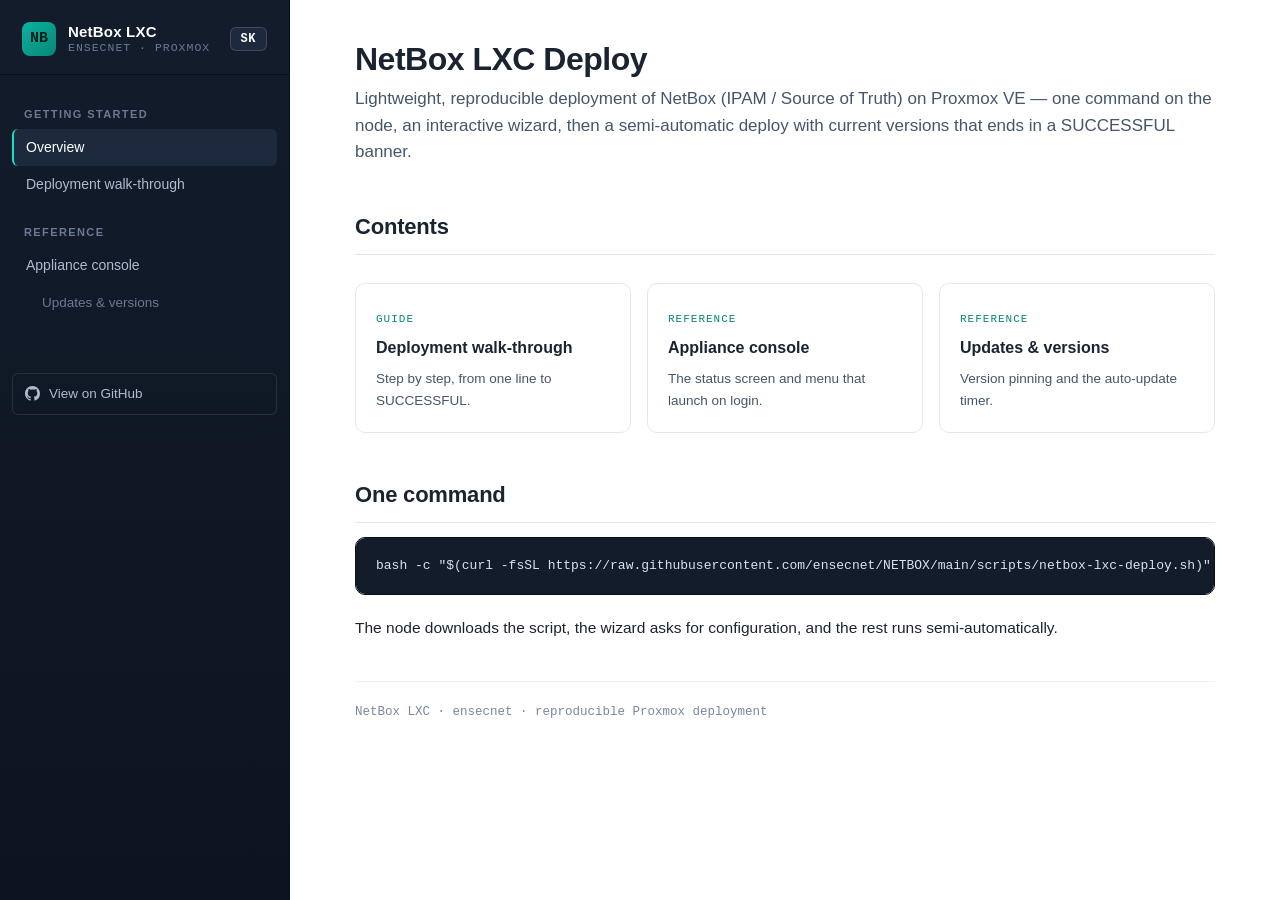
<file: docs/index.html>
<!DOCTYPE html>
<html lang="en">
<head>
<meta charset="UTF-8">
<meta name="viewport" content="width=device-width, initial-scale=1.0">
<title>NetBox LXC — Docs</title>
<link rel="stylesheet" href="assets/style.css">
</head>
<body data-root="" data-page="index.html">
<button class="menu-toggle" aria-label="Menu">☰</button>
<div class="layout">
  <aside class="sidebar">
    <div class="brand">
      <div class="brand-mark">NB</div>
      <div class="brand-text"><div class="name">NetBox LXC</div><div class="sub">ensecnet · Proxmox</div></div>
    </div>
    <nav class="nav"></nav>
  </aside>
  <div class="content-wrap"><main class="content">

    <h1>NetBox LXC Deploy</h1>
    <p class="lead" data-i18n="idx.lead"></p>

    <h2 data-i18n="idx.toc"></h2>
    <div class="cards">
      <a class="card" href="pages/deploy.html">
        <span class="tag" data-i18n="idx.card.deploy.tag"></span>
        <h3 data-i18n="idx.card.deploy.t"></h3>
        <p data-i18n="idx.card.deploy.d"></p>
      </a>
      <a class="card" href="pages/console.html">
        <span class="tag" data-i18n="idx.card.console.tag"></span>
        <h3 data-i18n="idx.card.console.t"></h3>
        <p data-i18n="idx.card.console.d"></p>
      </a>
      <a class="card" href="pages/updates.html">
        <span class="tag" data-i18n="idx.card.updates.tag"></span>
        <h3 data-i18n="idx.card.updates.t"></h3>
        <p data-i18n="idx.card.updates.d"></p>
      </a>
    </div>

    <h2 data-i18n="idx.oneline"></h2>
    <pre><code>bash -c "$(curl -fsSL https://raw.githubusercontent.com/ensecnet/NETBOX/main/scripts/netbox-lxc-deploy.sh)"</code></pre>
    <p data-i18n="idx.oneline.body"></p>

    <div class="doc-footer" data-i18n="footer"></div>
  </main></div>
</div>
<script src="assets/nav.js"></script>
</body>
</html>
</file>
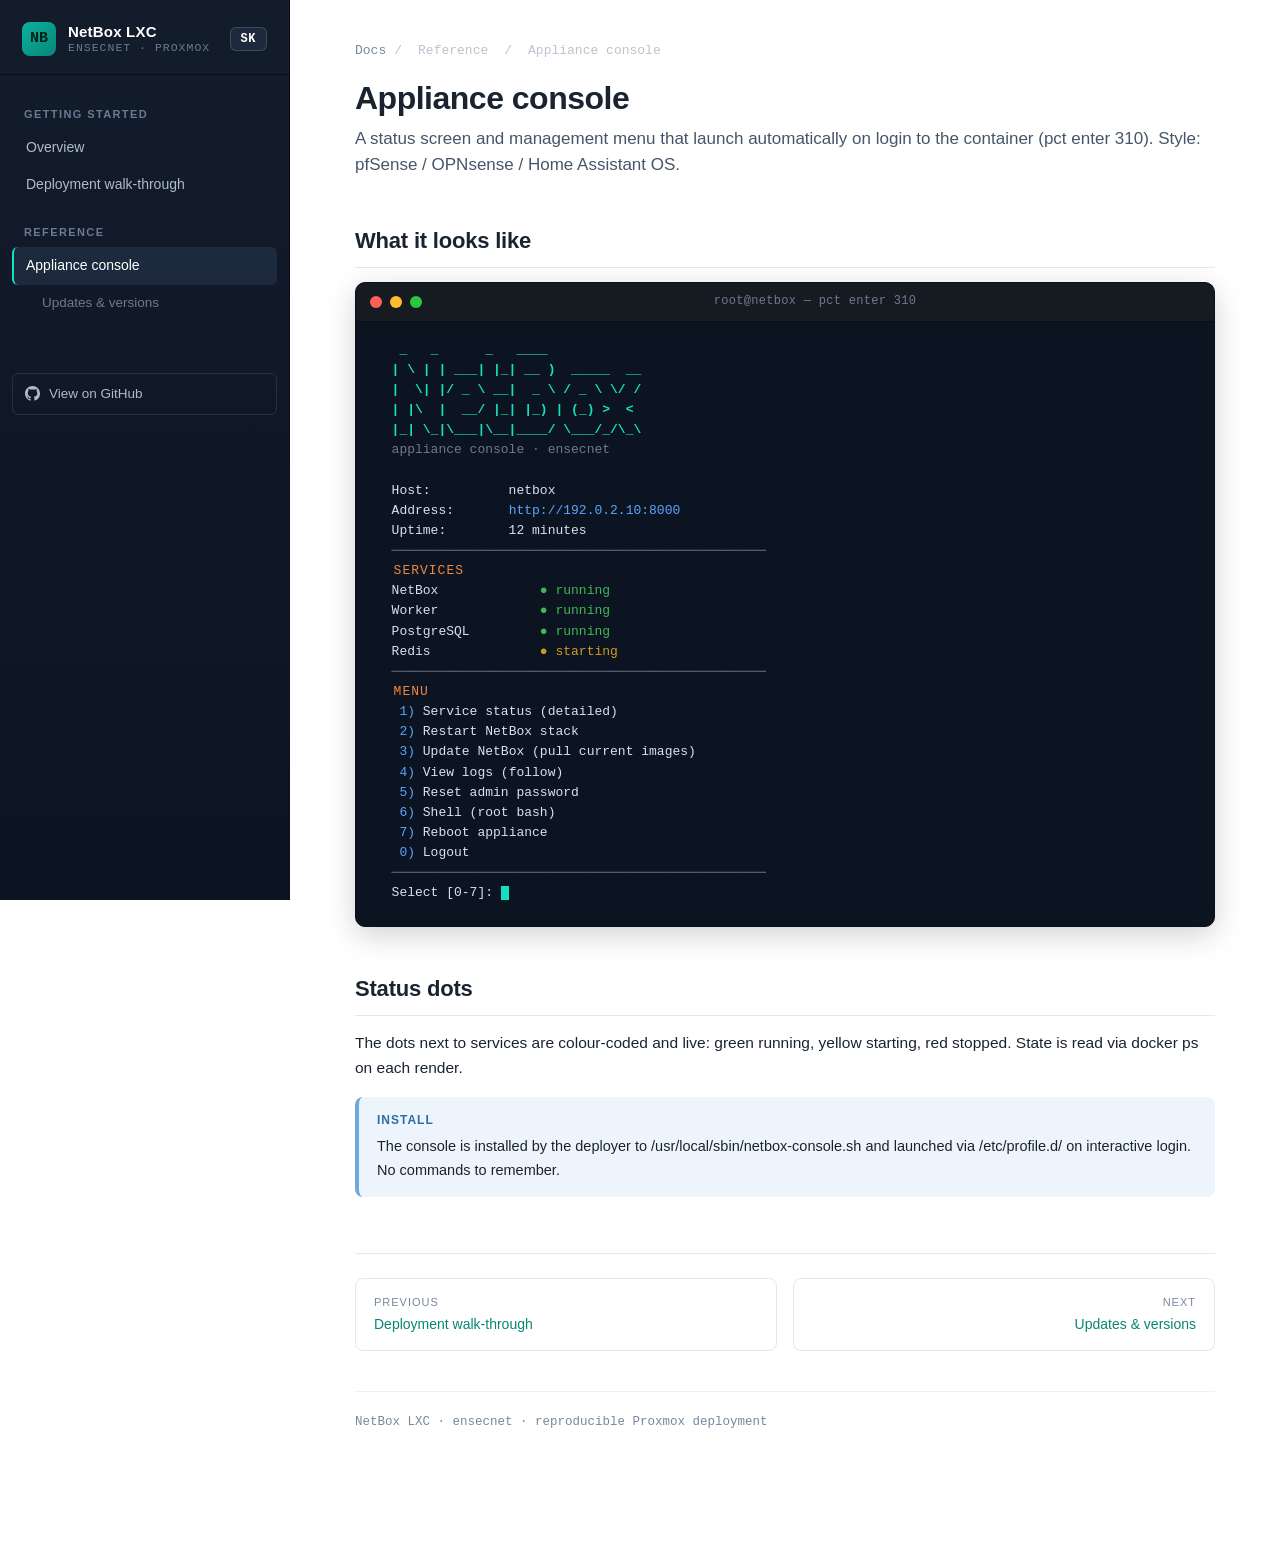
<file: docs/pages/console.html>
<!DOCTYPE html>
<html lang="en">
<head>
<meta charset="UTF-8">
<meta name="viewport" content="width=device-width, initial-scale=1.0">
<title>Console — NetBox LXC Docs</title>
<link rel="stylesheet" href="../assets/style.css">
</head>
<body data-root="../" data-page="pages/console.html">
<button class="menu-toggle" aria-label="Menu">☰</button>
<div class="layout">
  <aside class="sidebar">
    <div class="brand">
      <div class="brand-mark">NB</div>
      <div class="brand-text"><div class="name">NetBox LXC</div><div class="sub">ensecnet · Proxmox</div></div>
    </div>
    <nav class="nav"></nav>
  </aside>
  <div class="content-wrap"><main class="content">
    <div class="breadcrumb"><a href="../index.html">Docs</a><span>/</span><span data-i18n="nav.group.ref"></span><span>/</span><span data-i18n="con.crumb"></span></div>
    <h1 data-i18n="con.title"></h1>
    <p class="lead" data-i18n="con.lead"></p>

    <h2 data-i18n="con.how"></h2>
    <div class="term-preview">
      <div class="term-bar">
        <span class="term-dot d-red"></span><span class="term-dot d-yellow"></span><span class="term-dot d-green"></span>
        <span class="term-bar-title">root@netbox — pct enter 310</span>
      </div>
      <div class="term-body"><span class="t-logo">   _   _      _   ____
  | \ | | ___| |_| __ )  _____  __
  |  \| |/ _ \ __|  _ \ / _ \ \/ /
  | |\  |  __/ |_| |_) | (_) >  <
  |_| \_|\___|\__|____/ \___/_/\_\</span>
<span class="t-dim">  appliance console · ensecnet</span>

  Host:          netbox
  Address:       <span class="t-link">http://192.0.2.10:8000</span>
  Uptime:        12 minutes
<span class="t-dim">  ────────────────────────────────────────────────</span>
<span class="t-head">  SERVICES</span>
  NetBox             <span class="t-ok">● running</span>
  Worker             <span class="t-ok">● running</span>
  PostgreSQL         <span class="t-ok">● running</span>
  Redis              <span class="t-warn">● starting</span>
<span class="t-dim">  ────────────────────────────────────────────────</span>
<span class="t-head">  MENU</span>
   <span class="t-num">1)</span> Service status (detailed)
   <span class="t-num">2)</span> Restart NetBox stack
   <span class="t-num">3)</span> Update NetBox (pull current images)
   <span class="t-num">4)</span> View logs (follow)
   <span class="t-num">5)</span> Reset admin password
   <span class="t-num">6)</span> Shell (root bash)
   <span class="t-num">7)</span> Reboot appliance
   <span class="t-num">0)</span> Logout
<span class="t-dim">  ────────────────────────────────────────────────</span>
  Select [0-7]: <span class="t-cursor"></span></div>
    </div>

    <h2 data-i18n="con.dots"></h2>
    <p data-i18n="con.dots.body"></p>
    <div class="note"><span class="label" data-i18n="con.install.label"></span><p data-i18n="con.install.body"></p></div>

    <div class="pager">
      <a href="deploy.html"><span class="dir" data-i18n="pager.prev"></span><span data-i18n="nav.deploy"></span></a>
      <a class="next" href="updates.html"><span class="dir" data-i18n="pager.next"></span><span data-i18n="nav.updates"></span></a>
    </div>
    <div class="doc-footer" data-i18n="footer"></div>
  </main></div>
</div>
<script src="../assets/nav.js"></script>
</body>
</html>
</file>
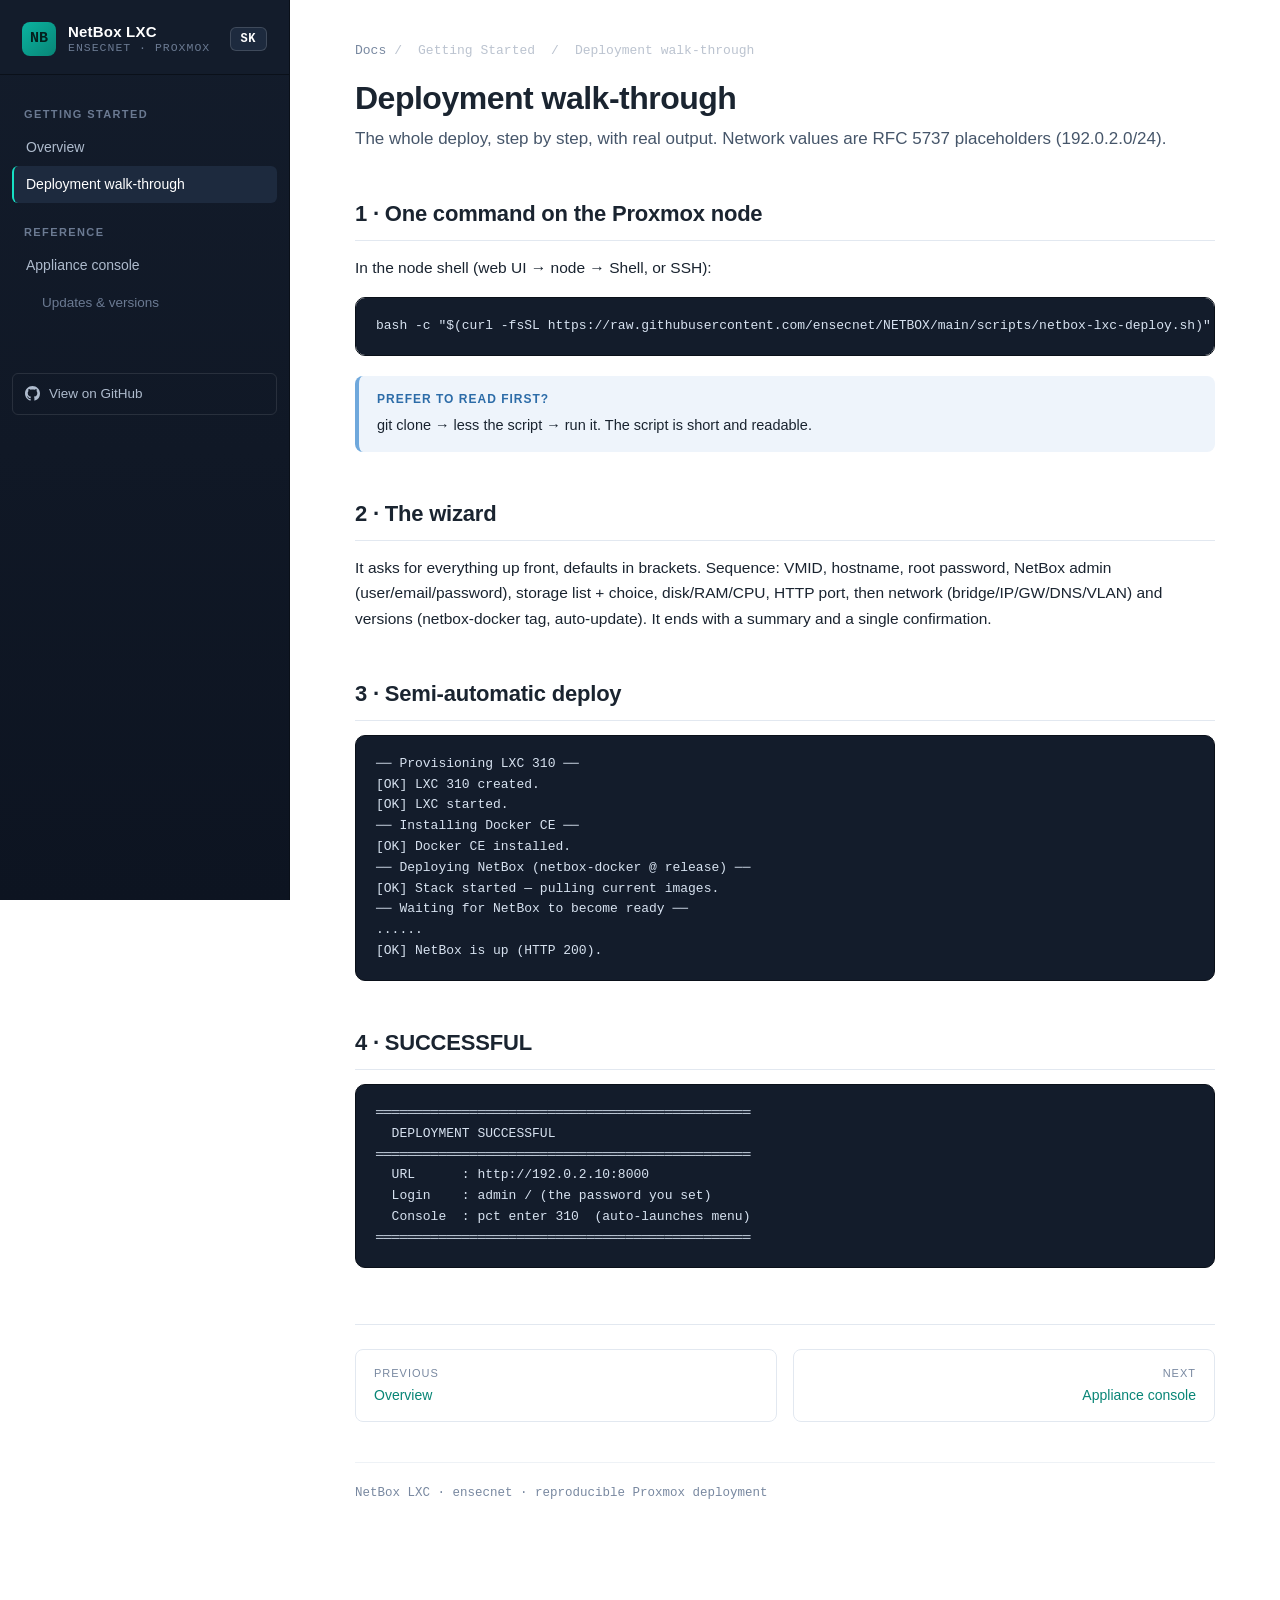
<file: docs/pages/deploy.html>
<!DOCTYPE html>
<html lang="en">
<head>
<meta charset="UTF-8">
<meta name="viewport" content="width=device-width, initial-scale=1.0">
<title>Deployment — NetBox LXC Docs</title>
<link rel="stylesheet" href="../assets/style.css">
</head>
<body data-root="../" data-page="pages/deploy.html">
<button class="menu-toggle" aria-label="Menu">☰</button>
<div class="layout">
  <aside class="sidebar">
    <div class="brand">
      <div class="brand-mark">NB</div>
      <div class="brand-text"><div class="name">NetBox LXC</div><div class="sub">ensecnet · Proxmox</div></div>
    </div>
    <nav class="nav"></nav>
  </aside>
  <div class="content-wrap"><main class="content">
    <div class="breadcrumb"><a href="../index.html">Docs</a><span>/</span><span data-i18n="nav.group.start"></span><span>/</span><span data-i18n="dep.crumb"></span></div>
    <h1 data-i18n="dep.title"></h1>
    <p class="lead" data-i18n="dep.lead"></p>

    <h2 data-i18n="dep.s1"></h2>
    <p data-i18n="dep.s1.body"></p>
    <pre><code>bash -c "$(curl -fsSL https://raw.githubusercontent.com/ensecnet/NETBOX/main/scripts/netbox-lxc-deploy.sh)"</code></pre>
    <div class="note"><span class="label" data-i18n="dep.s1.note.label"></span><p data-i18n="dep.s1.note.body"></p></div>

    <h2 data-i18n="dep.s2"></h2>
    <p data-i18n="dep.s2.body"></p>

    <h2 data-i18n="dep.s3"></h2>
    <pre><code>── Provisioning LXC 310 ──
[OK] LXC 310 created.
[OK] LXC started.
── Installing Docker CE ──
[OK] Docker CE installed.
── Deploying NetBox (netbox-docker @ release) ──
[OK] Stack started — pulling current images.
── Waiting for NetBox to become ready ──
......
[OK] NetBox is up (HTTP 200).</code></pre>

    <h2 data-i18n="dep.s4"></h2>
    <pre><code>════════════════════════════════════════════════
  DEPLOYMENT SUCCESSFUL
════════════════════════════════════════════════
  URL      : http://192.0.2.10:8000
  Login    : admin / (the password you set)
  Console  : pct enter 310  (auto-launches menu)
════════════════════════════════════════════════</code></pre>

    <div class="pager">
      <a href="../index.html"><span class="dir" data-i18n="pager.prev"></span><span data-i18n="nav.overview"></span></a>
      <a class="next" href="console.html"><span class="dir" data-i18n="pager.next"></span><span data-i18n="nav.console"></span></a>
    </div>
    <div class="doc-footer" data-i18n="footer"></div>
  </main></div>
</div>
<script src="../assets/nav.js"></script>
</body>
</html>
</file>
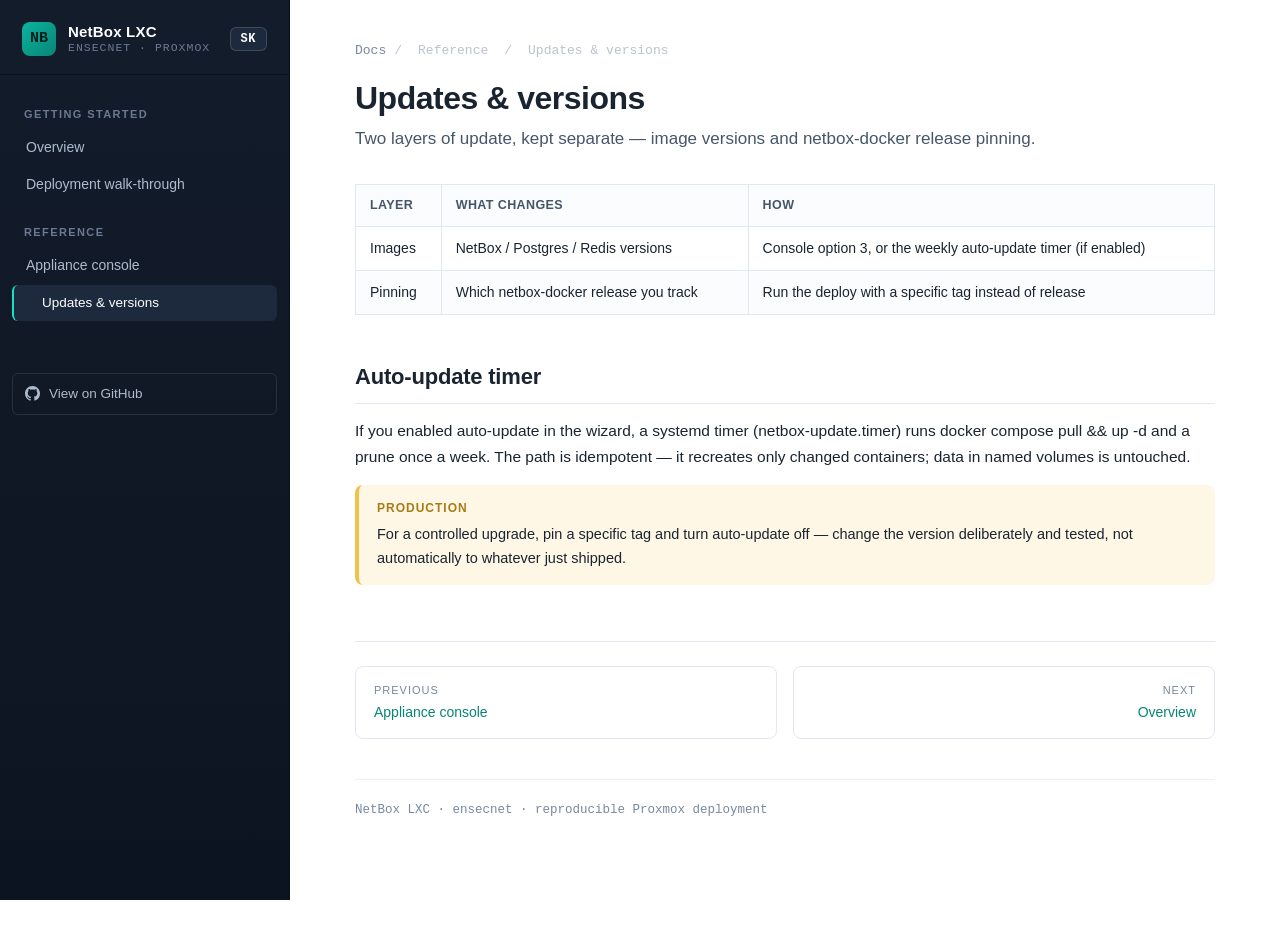
<file: docs/pages/updates.html>
<!DOCTYPE html>
<html lang="en">
<head>
<meta charset="UTF-8">
<meta name="viewport" content="width=device-width, initial-scale=1.0">
<title>Updates — NetBox LXC Docs</title>
<link rel="stylesheet" href="../assets/style.css">
</head>
<body data-root="../" data-page="pages/updates.html">
<button class="menu-toggle" aria-label="Menu">☰</button>
<div class="layout">
  <aside class="sidebar">
    <div class="brand">
      <div class="brand-mark">NB</div>
      <div class="brand-text"><div class="name">NetBox LXC</div><div class="sub">ensecnet · Proxmox</div></div>
    </div>
    <nav class="nav"></nav>
  </aside>
  <div class="content-wrap"><main class="content">
    <div class="breadcrumb"><a href="../index.html">Docs</a><span>/</span><span data-i18n="nav.group.ref"></span><span>/</span><span data-i18n="upd.crumb"></span></div>
    <h1 data-i18n="upd.title"></h1>
    <p class="lead" data-i18n="upd.lead"></p>

    <table>
      <thead><tr><th data-i18n="upd.th.layer"></th><th data-i18n="upd.th.what"></th><th data-i18n="upd.th.how"></th></tr></thead>
      <tbody>
        <tr><td data-i18n="upd.r1.l"></td><td data-i18n="upd.r1.w"></td><td data-i18n="upd.r1.h"></td></tr>
        <tr><td data-i18n="upd.r2.l"></td><td data-i18n="upd.r2.w"></td><td data-i18n="upd.r2.h"></td></tr>
      </tbody>
    </table>

    <h2 data-i18n="upd.timer"></h2>
    <p data-i18n="upd.timer.body"></p>
    <div class="warn"><span class="label" data-i18n="upd.warn.label"></span><p data-i18n="upd.warn.body"></p></div>

    <div class="pager">
      <a href="console.html"><span class="dir" data-i18n="pager.prev"></span><span data-i18n="nav.console"></span></a>
      <a class="next" href="../index.html"><span class="dir" data-i18n="pager.next"></span><span data-i18n="nav.overview"></span></a>
    </div>
    <div class="doc-footer" data-i18n="footer"></div>
  </main></div>
</div>
<script src="../assets/nav.js"></script>
</body>
</html>
</file>
<file: docs/assets/style.css>
/* =========================================================================
   NetOpsUmbrella docs system — central stylesheet
   One file controls the whole look. No build step, no dependencies.
   ========================================================================= */

:root {
  /* Palette — deep slate sidebar, clean paper content, signal-teal accent */
  --c-bg:          #ffffff;
  --c-paper:       #fbfcfd;
  --c-ink:         #1a2430;
  --c-ink-soft:    #46566a;
  --c-ink-faint:   #7888a0;
  --c-line:        #e2e8f0;
  --c-line-soft:   #eef2f6;

  --c-nav-bg:      #131c2b;
  --c-nav-bg-2:    #0d1421;
  --c-nav-ink:     #aebbcd;
  --c-nav-ink-dim: #6b7a92;
  --c-nav-hover:   #1d2a3e;
  --c-nav-active:  #16e0c4;

  --c-accent:      #0bb3a0;
  --c-accent-deep: #088576;
  --c-accent-soft: #e3f7f4;
  --c-warn-bg:     #fff7e6;
  --c-warn-line:   #f0c14b;
  --c-info-bg:     #eef4fb;
  --c-info-line:   #6fa8dc;
  --c-danger-bg:   #fdeeee;
  --c-danger-line: #e0736f;
  --c-code-bg:     #131c2b;
  --c-code-ink:    #d7e2f0;

  /* Type */
  --f-sans: "Inter", -apple-system, BlinkMacSystemFont, "Segoe UI", Roboto, Helvetica, Arial, sans-serif;
  --f-mono: "JetBrains Mono", "SF Mono", "Cascadia Code", Consolas, "Liberation Mono", monospace;

  --sidebar-w: 290px;
  --content-max: 860px;
}

* { box-sizing: border-box; }

html { scroll-behavior: smooth; }

body {
  margin: 0;
  font-family: var(--f-sans);
  font-size: 15.5px;
  line-height: 1.65;
  color: var(--c-ink);
  background: var(--c-bg);
  -webkit-font-smoothing: antialiased;
}

/* ---- Layout shell -------------------------------------------------------- */
.layout { display: flex; min-height: 100vh; }

.sidebar {
  width: var(--sidebar-w);
  flex: 0 0 var(--sidebar-w);
  background: linear-gradient(180deg, var(--c-nav-bg) 0%, var(--c-nav-bg-2) 100%);
  color: var(--c-nav-ink);
  position: sticky;
  top: 0;
  height: 100vh;
  overflow-y: auto;
  border-right: 1px solid #0a1019;
}

.content-wrap {
  flex: 1 1 auto;
  min-width: 0;
  display: flex;
  justify-content: center;
  padding: 0 48px;
}

.content {
  width: 100%;
  max-width: var(--content-max);
  padding: 40px 0 120px;
}

/* ---- Sidebar brand ------------------------------------------------------- */
.brand {
  display: flex;
  align-items: center;
  gap: 12px;
  padding: 22px 22px 18px;
  border-bottom: 1px solid #0a1019;
  position: sticky;
  top: 0;
  background: var(--c-nav-bg);
  z-index: 2;
}
.brand-mark {
  width: 34px; height: 34px;
  border-radius: 8px;
  background: linear-gradient(135deg, var(--c-accent) 0%, var(--c-accent-deep) 100%);
  display: grid; place-items: center;
  font-family: var(--f-mono);
  font-weight: 700;
  color: #04201d;
  font-size: 15px;
  flex: 0 0 auto;
}
.brand-text { line-height: 1.2; }
.brand-text .name { color: #fff; font-weight: 600; font-size: 15px; letter-spacing: .2px; }
.brand-text .sub  { color: var(--c-nav-ink-dim); font-size: 11.5px; font-family: var(--f-mono); text-transform: uppercase; letter-spacing: 1px; }

/* ---- Sidebar nav --------------------------------------------------------- */
.nav { padding: 14px 12px 40px; }
.nav-group { margin-bottom: 4px; }
.nav-group-title {
  font-size: 11px;
  text-transform: uppercase;
  letter-spacing: 1.4px;
  color: var(--c-nav-ink-dim);
  padding: 16px 12px 6px;
  font-weight: 600;
}
.nav a {
  display: block;
  color: var(--c-nav-ink);
  text-decoration: none;
  padding: 7px 12px;
  border-radius: 6px;
  font-size: 14px;
  border-left: 2px solid transparent;
  transition: background .12s ease, color .12s ease;
}
.nav a:hover { background: var(--c-nav-hover); color: #fff; }
.nav a.active {
  background: var(--c-nav-hover);
  color: #fff;
  border-left-color: var(--c-nav-active);
  font-weight: 500;
}
.nav a.child { padding-left: 28px; font-size: 13.5px; color: var(--c-nav-ink-dim); }
.nav a.child:hover, .nav a.child.active { color: #fff; }

/* ---- Breadcrumbs --------------------------------------------------------- */
.breadcrumb {
  font-size: 13px;
  color: var(--c-ink-faint);
  margin-bottom: 18px;
  font-family: var(--f-mono);
}
.breadcrumb a { color: var(--c-ink-faint); text-decoration: none; }
.breadcrumb a:hover { color: var(--c-accent-deep); }
.breadcrumb span { margin: 0 8px; opacity: .5; }

/* ---- Headings ------------------------------------------------------------ */
h1 {
  font-size: 32px;
  line-height: 1.2;
  margin: 0 0 8px;
  font-weight: 700;
  letter-spacing: -.5px;
}
.lead {
  font-size: 17px;
  color: var(--c-ink-soft);
  margin: 0 0 32px;
  line-height: 1.55;
}
h2 {
  font-size: 22px;
  margin: 44px 0 14px;
  padding-bottom: 8px;
  border-bottom: 1px solid var(--c-line);
  font-weight: 650;
  letter-spacing: -.2px;
}
h3 { font-size: 17.5px; margin: 28px 0 10px; font-weight: 600; }
h4 { font-size: 15px; margin: 22px 0 8px; font-weight: 600; color: var(--c-ink-soft); text-transform: uppercase; letter-spacing: .5px; }

p { margin: 0 0 16px; }
a { color: var(--c-accent-deep); text-decoration: none; }
a:hover { text-decoration: underline; }

ul, ol { margin: 0 0 16px; padding-left: 24px; }
li { margin-bottom: 6px; }

strong { font-weight: 650; color: var(--c-ink); }

/* ---- Code ---------------------------------------------------------------- */
code {
  font-family: var(--f-mono);
  font-size: .88em;
  background: var(--c-line-soft);
  color: var(--c-accent-deep);
  padding: 2px 6px;
  border-radius: 4px;
  border: 1px solid var(--c-line);
}
pre {
  background: var(--c-code-bg);
  color: var(--c-code-ink);
  padding: 18px 20px;
  border-radius: 10px;
  overflow-x: auto;
  font-family: var(--f-mono);
  font-size: 13px;
  line-height: 1.6;
  margin: 0 0 20px;
  border: 1px solid #0a1019;
}
pre code { background: none; border: none; color: inherit; padding: 0; font-size: inherit; }

/* ---- Callouts ------------------------------------------------------------ */
.note, .warn, .danger {
  padding: 14px 18px;
  border-radius: 8px;
  margin: 0 0 20px;
  font-size: 14.5px;
  border-left: 4px solid;
}
.note   { background: var(--c-info-bg);   border-color: var(--c-info-line); }
.warn   { background: var(--c-warn-bg);   border-color: var(--c-warn-line); }
.danger { background: var(--c-danger-bg); border-color: var(--c-danger-line); }
.note .label, .warn .label, .danger .label {
  display: block;
  font-weight: 700;
  font-size: 12px;
  text-transform: uppercase;
  letter-spacing: 1px;
  margin-bottom: 4px;
}
.note .label   { color: #2c6ca8; }
.warn .label   { color: #a87b14; }
.danger .label { color: #b0413c; }
.note p:last-child, .warn p:last-child, .danger p:last-child { margin-bottom: 0; }

/* ---- Tables -------------------------------------------------------------- */
table {
  width: 100%;
  border-collapse: collapse;
  margin: 0 0 24px;
  font-size: 14px;
}
th, td {
  text-align: left;
  padding: 10px 14px;
  border: 1px solid var(--c-line);
  vertical-align: top;
}
th {
  background: var(--c-paper);
  font-weight: 600;
  font-size: 12.5px;
  text-transform: uppercase;
  letter-spacing: .4px;
  color: var(--c-ink-soft);
}
tr:nth-child(even) td { background: var(--c-paper); }

/* ---- Cards (landing tiles) ---------------------------------------------- */
.cards {
  display: grid;
  grid-template-columns: repeat(auto-fill, minmax(240px, 1fr));
  gap: 16px;
  margin: 28px 0;
}
.card {
  display: block;
  padding: 20px;
  border: 1px solid var(--c-line);
  border-radius: 10px;
  background: var(--c-bg);
  transition: border-color .15s ease, box-shadow .15s ease, transform .15s ease;
}
.card:hover {
  border-color: var(--c-accent);
  box-shadow: 0 4px 18px rgba(11,179,160,.12);
  transform: translateY(-2px);
  text-decoration: none;
}
.card .tag {
  font-family: var(--f-mono);
  font-size: 11px;
  color: var(--c-accent-deep);
  text-transform: uppercase;
  letter-spacing: 1px;
}
.card h3 { margin: 6px 0 6px; font-size: 16px; color: var(--c-ink); }
.card p { margin: 0; font-size: 13.5px; color: var(--c-ink-soft); }

/* ---- Page footer / pager ------------------------------------------------- */
.pager {
  display: flex;
  justify-content: space-between;
  margin-top: 56px;
  padding-top: 24px;
  border-top: 1px solid var(--c-line);
  gap: 16px;
}
.pager a {
  flex: 1;
  padding: 14px 18px;
  border: 1px solid var(--c-line);
  border-radius: 8px;
  font-size: 14px;
}
.pager a:hover { border-color: var(--c-accent); text-decoration: none; }
.pager .dir { display: block; font-size: 11px; text-transform: uppercase; letter-spacing: 1px; color: var(--c-ink-faint); margin-bottom: 2px; }
.pager .next { text-align: right; }

.doc-footer {
  margin-top: 40px;
  padding-top: 20px;
  border-top: 1px solid var(--c-line-soft);
  font-size: 12.5px;
  color: var(--c-ink-faint);
  font-family: var(--f-mono);
}

/* ---- Mobile -------------------------------------------------------------- */
.menu-toggle {
  display: none;
  position: fixed;
  top: 14px; left: 14px;
  z-index: 20;
  background: var(--c-nav-bg);
  color: #fff;
  border: none;
  width: 42px; height: 42px;
  border-radius: 8px;
  font-size: 20px;
  cursor: pointer;
}

@media (max-width: 900px) {
  .menu-toggle { display: block; }
  .sidebar {
    position: fixed;
    left: 0; top: 0;
    transform: translateX(-100%);
    transition: transform .25s ease;
    z-index: 15;
    box-shadow: 4px 0 24px rgba(0,0,0,.3);
  }
  .sidebar.open { transform: translateX(0); }
  .content-wrap { padding: 0 20px; }
  .content { padding-top: 64px; }
  h1 { font-size: 26px; }
}

@media (prefers-reduced-motion: reduce) {
  * { transition: none !important; scroll-behavior: auto !important; }
}

/* ---- i18n language switch + GitHub backlink ----------------------------- */
.lang-switch {
  margin-left: auto;
  background: var(--c-nav-hover);
  color: #fff;
  border: 1px solid rgba(255,255,255,.15);
  border-radius: 6px;
  font-family: var(--f-mono);
  font-size: 12px;
  font-weight: 600;
  letter-spacing: .5px;
  padding: 4px 10px;
  cursor: pointer;
  transition: background .12s ease, border-color .12s ease;
}
.lang-switch:hover { background: var(--c-accent-deep); border-color: var(--c-accent); }

.gh-link {
  display: flex;
  align-items: center;
  gap: 9px;
  margin: 8px 12px 24px;
  padding: 9px 12px;
  color: var(--c-nav-ink);
  text-decoration: none;
  font-size: 13.5px;
  border: 1px solid rgba(255,255,255,.1);
  border-radius: 6px;
  transition: background .12s ease, color .12s ease, border-color .12s ease;
}
.gh-link:hover { background: var(--c-nav-hover); color: #fff; border-color: var(--c-accent); text-decoration: none; }
.gh-link svg { flex: 0 0 auto; }

/* ---- Terminal preview (appliance console) ------------------------------- */
.term-preview {
  border-radius: 10px;
  overflow: hidden;
  border: 1px solid #0a1019;
  margin: 0 0 24px;
  box-shadow: 0 8px 30px rgba(0,0,0,.18);
  background: #0d1421;
}
.term-bar {
  background: #161b22;
  padding: 9px 14px;
  display: flex;
  align-items: center;
  gap: 8px;
  border-bottom: 1px solid #0a1019;
}
.term-dot { width: 12px; height: 12px; border-radius: 50%; flex: 0 0 auto; }
.d-red { background: #ff5f57; }
.d-yellow { background: #ffbd2e; }
.d-green { background: #28c840; }
.term-bar-title {
  flex: 1;
  text-align: center;
  font-family: var(--f-mono);
  font-size: 12px;
  color: #6b7a92;
  letter-spacing: .3px;
}
.term-body {
  white-space: pre;
  font-family: var(--f-mono);
  font-size: 13px;
  line-height: 1.55;
  color: #d7e2f0;
  padding: 18px 20px 22px;
  overflow-x: auto;
}
.term-body .t-logo { color: #16e0c4; font-weight: 600; }
.term-body .t-dim  { color: #6b7a92; }
.term-body .t-head { color: #f0883e; letter-spacing: 1px; }
.term-body .t-link { color: #58a6ff; }
.term-body .t-num  { color: #58a6ff; }
.term-body .t-ok   { color: #3fb950; }
.term-body .t-warn { color: #d29922; }
.term-body .t-err  { color: #f85149; }
.term-body .t-cursor {
  display: inline-block;
  width: 8px; height: 14px;
  background: #16e0c4;
  vertical-align: text-bottom;
  animation: term-blink 1.1s step-end infinite;
}
@keyframes term-blink { 50% { opacity: 0; } }
@media (prefers-reduced-motion: reduce) { .term-body .t-cursor { animation: none; } }
</file>
